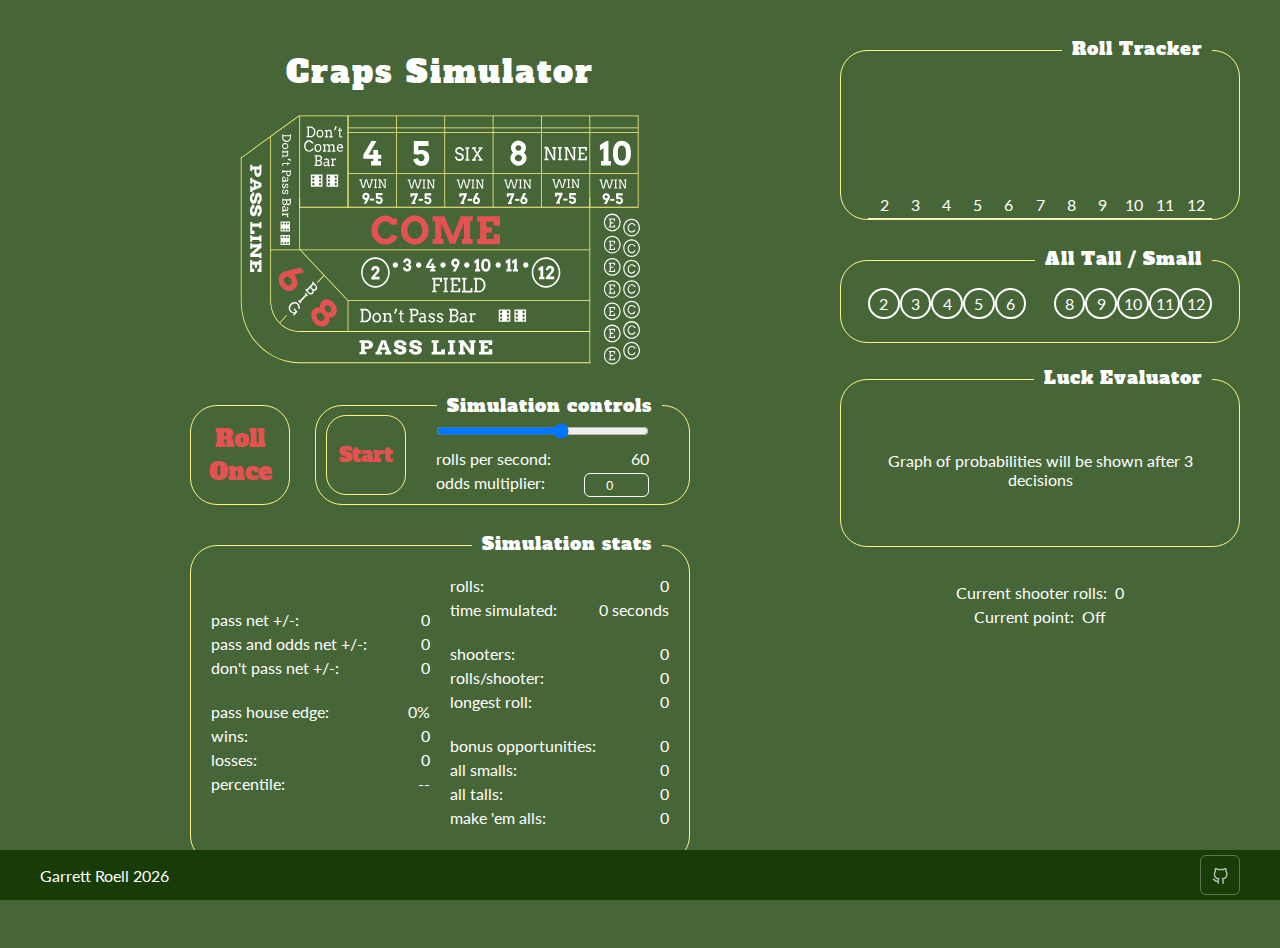
<file: public/index.html>
<!DOCTYPE html>
<html lang="en">

<head>
  <meta charset="UTF-8">
  <meta http-equiv="X-UA-Compatible" content="IE=edge">
  <meta name="viewport" content="width=device-width, initial-scale=1.0">
  <link rel="apple-touch-icon" sizes="180x180" href="./favicon/apple-touch-icon.png">
  <link rel="icon" type="image/png" sizes="32x32" href="./favicon/favicon.ico">
  <link rel="icon" type="image/png" sizes="16x16" href="./favicon/favicon-16x16.png">
  <link rel="manifest" href="./favicon/site.webmanifest">
  <link rel="mask-icon" href="./favicon/safari-pinned-tab.svg" color="#5e814d">
  <meta name="msapplication-TileColor" content="#5e814d">
  <meta name="theme-color" content="#5e814d">
  <link rel="stylesheet" href="https://fonts.googleapis.com/css?family=Alfa+Slab+One">
  <link rel="stylesheet" href="https://fonts.googleapis.com/css?family=Lato">
  <link rel="stylesheet" href="./styles.css">
  <title>Craps Simulator</title>
</head>

<script src="./js/crapsLogic.js"></script>
<script src="./js/footer.js"></script>

<style>

</style>

<body>
  <div class="container">
    <div class="content-body">

      <h1 class="main-title">Craps Simulator</h1>

      <div class="craps-table">
        <img class="craps-table-image" src="./craps_table_design.svg" alt="a crap's table design">
      </div>

      <div class="control-panel">
        <button class="roll-once-button" id="roll-once-button">Roll Once</button>
        <div class="simulation-controls">
          <p class="simulation-controls-title">Simulation controls</p>
          <div class="start-stop-button" id="start-stop-button">Start</div>
          <div class="rolls-per-second">
            <input type="range" min="1" max="100" value="60" class="rolls-per-second-slider"
              id="rolls-per-second-slider">
            <div class="simulation-stat-row">
              <p class="simulation-stat">rolls per second:</p>
              <p class="simulation-stat" id="rolls-per-second-value">60</p>
            </div>
            <div class="simulation-stat-row">
              <p class="simulation-stat">odds multiplier:</p>
              <input type="number" id="odds-multiplier" name="odds-multiplier" class="odds-multiplier" min="0" max="5"
                value="0">
            </div>
          </div>
        </div>
      </div>

      <div class="simulation-stats">
        <p class="simulation-stats-title">Simulation stats</p>
        <div class="left-stats">
          <div class="simulation-stat-row">
            <p class="simulation-stat">pass net +/-:</p>
            <p class="simulation-stat" id="pass-net-units-value">0</p>
          </div>
          <div class="simulation-stat-row">
            <p class="simulation-stat">pass and odds net +/-:</p>
            <p class="simulation-stat" id="pass-odds-net-units-value">0</p>
          </div>
          <div class="simulation-stat-row">
            <p class="simulation-stat">don't pass net +/-:</p>
            <p class="simulation-stat" id="dont-net-units-value">0</p>
          </div>

          <div class="simulation-stat-row" style="margin-top: 20px;">
            <p class="simulation-stat">pass house edge:</p>
            <p class="simulation-stat" id="house-edge-value">0%</p>
          </div>
          <div class="simulation-stat-row">
            <p class="simulation-stat">wins:</p>
            <p class="simulation-stat" id="wins-value">0</p>
          </div>
          <div class="simulation-stat-row">
            <p class="simulation-stat">losses:</p>
            <p class="simulation-stat" id="losses-value">0</p>
          </div>
          <div class="simulation-stat-row">
            <p class="simulation-stat">percentile:</p>
            <p class="simulation-stat" id="percentile-value">--</p>
          </div>
        </div>
        <div class="right-stats">
          <div class="top-right-stats">
            <div class="simulation-stat-row">
              <p class="simulation-stat">rolls:</p>
              <p class="simulation-stat" id="rolls-value">0</p>
            </div>
            <div class="simulation-stat-row">
              <p class="simulation-stat">time simulated:</p>
              <p class="simulation-stat" id="time-simulated-value">0 seconds</p>
            </div>
          </div>
          <div class="bottom-right-stats">
            <div class="simulation-stat-row">
              <p class="simulation-stat">shooters:</p>
              <p class="simulation-stat" id="shooters-value">0</p>
            </div>
            <div class="simulation-stat-row">
              <p class="simulation-stat">rolls/shooter:</p>
              <p class="simulation-stat" id="rolls-per-shooter-value">0</p>
            </div>
            <div class="simulation-stat-row">
              <p class="simulation-stat">longest roll:</p>
              <p class="simulation-stat" id="longest-roll">0</p>
            </div>
            <div class="simulation-stat-row" style="margin-top: 20px;">
              <p class="simulation-stat">bonus opportunities:</p>
              <p class="simulation-stat" id="bonus-ops">0</p>
            </div>
            <div class="simulation-stat-row">
              <p class="simulation-stat">all smalls:</p>
              <p class="simulation-stat" id="all-smalls">0</p>
            </div>
            <div class="simulation-stat-row">
              <p class="simulation-stat">all talls:</p>
              <p class="simulation-stat" id="all-talls">0</p>
            </div>
            <div class="simulation-stat-row">
              <p class="simulation-stat">make 'em alls:</p>
              <p class="simulation-stat" id="make-em-alls">0</p>
            </div>
          </div>
        </div>
      </div>

    </div>
    <!-- second column -->
    <div class="summary-column">
      <div>
        <!-- <h3 class="summary-title">Roll Tracker</h3> -->
        <div class="roll-tracker">
          <p class="simulation-stats-title">Roll Tracker</p>
          <div class="chart-column" id="roll-tracker-2" style="background-color: #e45252;">
            <p class="chart-column-label">2</p>
          </div>
          <div class="chart-column" id="roll-tracker-3" style="background-color:  #e45252;">
            <p class="chart-column-label" style="color: white;">3</p>
          </div>
          <div class="chart-column" id="roll-tracker-4" style="width: 100%;background-color: #e45252;">
            <p class="chart-column-label">4</p>
          </div>
          <div class="chart-column" id="roll-tracker-5" style="background-color:  #e45252;">
            <p class="chart-column-label" style="color: white;">5</p>
          </div>
          <div class="chart-column" id="roll-tracker-6" style="background-color:  #e45252;">
            <p class="chart-column-label">6</p>
          </div>
          <div class=" chart-column" id="roll-tracker-7" style="background-color:  #e45252;">
            <p class="chart-column-label" style="color: white;">7</p>
          </div>
          <div class="chart-column" id="roll-tracker-8" style="background-color:  #e45252;">
            <p class="chart-column-label">8</p>
          </div>
          <div class=" chart-column" id="roll-tracker-9" style="background-color:  #e45252;">
            <p class="chart-column-label" style="color: white;">9</p>
          </div>
          <div class="chart-column" id="roll-tracker-10" style="background-color:  #e45252;">
            <p class="chart-column-label">10</p>
          </div>
          <div class=" chart-column" id="roll-tracker-11" style="background-color:  #e45252;">
            <p class="chart-column-label" style="color: white;">11</p>
          </div>
          <div class="chart-column" id="roll-tracker-12" style="background-color:  #e45252;border-right-width: 1px;">
            <p class="chart-column-label">12</p>
          </div>
        </div>
        <!-- <h3 class="summary-title" style="margin: 5px;">All Tall Small</h3> -->
        <div class="all-tall-small">
          <p class="simulation-stats-title">All Tall / Small</p>
          <div class="number-circle" id="number-circle-2">2</div>
          <div class="number-circle" id="number-circle-3">3</div>
          <div class="number-circle" id="number-circle-4">4</div>
          <div class="number-circle" id="number-circle-5">5</div>
          <div class="number-circle" id="number-circle-6">6</div>
          <div class="number-circle" style="border: none;"></div>
          <div class="number-circle" id="number-circle-8">8</div>
          <div class="number-circle" id="number-circle-9">9</div>
          <div class="number-circle" id="number-circle-10">10</div>
          <div class="number-circle" id="number-circle-11">11</div>
          <div class="number-circle" id="number-circle-12">12</div>
        </div>
        <!-- <h3 class="summary-title" style="margin: 5px;">Luck Evaluator</h3> -->
        <div class="luck-evaluator-container">

          <div class="half-way-line" id="half-way-line"></div>
          <p class="simulation-stats-title">Luck Evaluator</p>
          <div class="luck-evaluator-info" id="luck-evaluator-info">
            <p id="luck-evaluator-percentile">percentile: </p>
            <p id="luck-evaluator-wins">wins: </p>
            <p id="luck-evaluator-losses">losses: </p>

          </div>
          <div class="luck-evaluator" id="luck-evaluator">
            <p class="luck-evaluator-placeholder" id="luck-evaluator-placeholder">Graph of probabilities will be shown
              after 3
              decisions
            </p>
            <div class="luck-evaluator-left" id="luck-evaluator-left"></div>
            <div class="luck-evaluator-right" id="luck-evaluator-right"></div>
          </div>
        </div>
        <div class="distribution-type-container">
          <p class="distribution-type" id="distribution-type">Binomial distribution</p>
        </div>
        <div class="simulation-stat-row" style="justify-content: center;">
          <p class="simulation-stat">Current shooter rolls: &nbsp;</p>
          <p class="simulation-stat" id="shooter-roll-length">0</p>
        </div>
        <div class="simulation-stat-row" style="justify-content: center;">
          <p class="simulation-stat">Current point: &nbsp;</p>
          <p class="simulation-stat" id="current-point">Off</p>
        </div>
        <p class="summary" id="summary"></p>
      </div>

    </div>

  </div>

  <!-- footer -->
  <div class="footer-spacer"></div>
  <div class="footer">
    <div class="footer-container">
      <a href="https://garrettroell.com" target="_blank" class="footer-link" id="footer-name"></a>
      <a href="https://github.com/garrettroell/craps" target="_blank">
        <button class="github-button">
          <!-- github svg -->
          <svg stroke="rgba(255, 255, 255, 0.70)" fill="none" stroke-width="2" viewBox="0 0 24 24"
            stroke-linecap="round" stroke-linejoin="round" height="1.25em" width="1.25em"
            xmlns="http://www.w3.org/2000/svg">
            <path
              d="M9 19c-5 1.5-5-2.5-7-3m14 6v-3.87a3.37 3.37 0 0 0-.94-2.61c3.14-.35 6.44-1.54 6.44-7A5.44 5.44 0 0 0 20 4.77 5.07 5.07 0 0 0 19.91 1S18.73.65 16 2.48a13.38 13.38 0 0 0-7 0C6.27.65 5.09 1 5.09 1A5.07 5.07 0 0 0 5 4.77a5.44 5.44 0 0 0-1.5 3.78c0 5.42 3.3 6.61 6.44 7A3.37 3.37 0 0 0 9 18.13V22">
            </path>
          </svg>
        </button>
      </a>
    </div>
  </div>


</body>

</html>
</file>
<file: public/styles.css>
body {
  background-color: #476637;
  margin: 0;
  margin-top: 50px;
  padding: 0;
  text-align: center;
}
.container {
  display: flex;
  max-width: 1200px;
  margin: auto;
  padding: 0px 20px;
}

.content-body {
  flex: 1;
}

.summary-column {
  width: min(400px, 100%);
  margin: 0px auto;
}

@media (max-width: 950px) {
  .container {
    flex-direction: column;
  }
}

.main-title {
  color: white;
  margin-top: 0px;
  font-family: "Alfa Slab One";
  letter-spacing: 2px;
  font-weight: lighter;
}

.craps-table-image {
  width: min(100%, 400px);
}

.summary-title {
  color: white;
  margin-top: 0px;
  font-family: "Alfa Slab One";
  font-size: 25px;
  letter-spacing: 2px;
  font-weight: lighter;
}

.summary {
  font-family: "Lato";
  font-size: 18px;
  color: white;
}

.control-panel {
  margin: auto;
  margin-top: 36px;

  width: min(100%, 500px);
  display: flex;
}

.roll-once-button {
  height: 100px;
  width: 100px;
  margin-right: 25px;
  border: 1px solid #fff383;
  box-sizing: border-box;
  border-radius: 27px;
  color: #e45252;
  font-family: "Alfa Slab One";
  font-size: 24px;
  align-items: center;
  display: flex;
  justify-content: center;
  align-content: center;
  flex-direction: column;
  background-color: transparent;
  cursor: pointer;
}

.roll-once-button:hover {
  background-color: #5e814d;
}

.simulation-controls {
  position: relative;
  flex: 1;
  display: flex;
  min-height: 100px;
  /* width: 140px; */
  border: 1px solid #fff383;
  box-sizing: border-box;
  border-radius: 27px;
  margin-bottom: 40px;
}

.simulation-controls-title {
  font-family: "Alfa Slab One";
  color: white;
  padding: 0px 10px;
  background-color: #476637;
  position: absolute;
  top: -13px;
  right: 27px;
  letter-spacing: 1px;
  font-size: 18px;
  margin: 0;
}

.start-stop-button {
  height: 80px;
  width: 80px;
  margin: auto 10px;
  /* margin-right: 25px; */
  border: 1px solid #fff383;
  box-sizing: border-box;
  border-radius: 20px;
  color: #e45252;
  font-family: "Alfa Slab One";
  font-size: 20px;
  align-items: center;
  display: flex;
  justify-content: center;
  align-content: center;
  flex-direction: column;
  background-color: transparent;
  cursor: pointer;
}

.start-stop-button:hover {
  background-color: #5e814d;
}

.rolls-per-second {
  flex: 1;
  margin: 10px 40px 0px 20px;
  display: flex;
  flex-direction: column;
  justify-content: center;
  /* background-color: salmon; */
}

.rolls-per-second-slider {
  background-color: grey;
  width: 100%;
  margin: 0;
  margin-bottom: 10px;
}

.time-per-roll-value {
  font-family: "Lato";
  color: white;
}

@media (max-width: 600px) {
  .control-panel {
    flex-direction: column;
  }
  .roll-once-button {
    min-height: 50px;
    width: 100%;
    margin-bottom: 40px;
    margin: 0px auto 40px auto;
    /* border-radius: 15px; */
  }
}

.simulation-stats {
  position: relative;
  display: flex;
  width: min(100%, 500px);
  padding: 10px 0px;
  /* height: 225px; */
  margin: 0px auto 40px auto;
  border: 1px solid #fff383;
  box-sizing: border-box;
  border-radius: 27px;
}

.simulation-stats-title {
  position: absolute;
  font-family: "Alfa Slab One";
  color: white;
  padding: 0px 10px;
  background-color: #476637;
  top: -15px;
  right: 27px;
  letter-spacing: 1px;
  font-size: 18px;
  margin: 0px;
}

.left-stats {
  width: 100%;
  /* height: 100%; */

  margin: auto 20px;
  /* padding: 20px; */
}

.right-stats {
  width: 100%;
  margin: 20px;
  margin-left: 0px;
  display: flex;
  flex-direction: column;
  justify-content: space-between;
}

.top-right-stats {
  margin-bottom: 20px;
}

.simulation-stat-row {
  display: flex;
  justify-content: space-between;
}

.simulation-stat {
  color: white;
  font-family: "Lato";
  font-size: 16px;
  text-align: left;
  margin-top: 0px;
  margin-bottom: 5px;
}

.roll-tracker {
  width: 100%;
  height: 170px;
  display: flex;
  align-items: flex-end;
  margin-bottom: 40px;
  padding: 15px 27px 0px 27px;
  border: 1px solid #fff383;
  box-sizing: border-box;
  border-radius: 27px;
  position: relative;
}

.chart-column {
  width: 100%;
  height: 0%;
  line-height: (2 * height - font-size)-1px;
  margin-top: 50%;
  position: relative;
  border-style: solid;
  border-color: white;
  border-width: 1px;
  border-right-width: 0px;
  border-bottom-width: 0px;
  /* border-top-color: #fff383; */
}

.chart-column-label {
  position: absolute;
  bottom: 5px;
  margin: 0 auto;
  text-align: center;
  width: 100%;
  font-family: "Lato";
  color: white;
}

.odds-multiplier {
  background-color: transparent;
  border-style: solid;
  border-radius: 6px;
  border-color: white;
  border-width: 1px;
  color: white;
  /* padding: auto; */
  padding-left: 21px;
}

.all-tall-small {
  width: 100%;
  height: 83px;
  display: flex;
  margin-bottom: 36px;
  padding: 27px 27px;
  border: 1px solid #fff383;
  box-sizing: border-box;
  border-radius: 27px;
  position: relative;
}

.number-circle {
  border-radius: 50%;
  width: 100%;
  height: 100%;
  border: 2px solid white;
  color: white;
  text-align: center;
  margin: auto;
  font-family: "Lato";
  display: flex;
  flex-direction: column;
  justify-content: center;

  /* align-items: center; */

  /* font: 32px Arial, sans-serif; */
}

.luck-evaluator-container {
  border: 1px solid #fff383;
  box-sizing: border-box;
  border-radius: 27px;
  position: relative;
  padding: 15px 27px 1px 27px;
  margin-bottom: 0px;
  /* z-index: 4; */
}

.luck-evaluator {
  position: relative;
  width: 100%;
  height: 150px;
  display: flex;
  align-items: flex-end;
  /* margin-bottom: 20px; */
  list-style: none;
}

.luck-evaluator-placeholder {
  color: white;
  font-family: "Lato";
  font-size: 16px;
  text-align: center;
  margin: auto;
}

.half-way-line {
  position: absolute;
  z-index: 2;
  top: 15px;
  bottom: 0;
  left: 50%;
  border-left: 2px solid black;
  pointer-events: none;
  display: none;
}

.luck-evaluator-info {
  color: white;
  font-family: "Lato";
  font-size: 14px;
  height: 50px;
  width: 150px;
  position: absolute;
  text-align: left;
  display: none;
}

.luck-evaluator-info p {
  margin: 2px;
}

.luck-evaluator-left {
  width: 100%;
  height: 100%;
  display: none;
  align-items: flex-end;
  list-style: none;
}

.luck-evaluator-right {
  width: 100%;
  height: 100%;
  display: none;
  align-items: flex-end;
  list-style: none;
}
.distribution-type-container {
  height: 36px;
}
.distribution-type {
  color: white;
  font-family: "Lato";
  font-size: 14px;
  text-align: right;
  margin-top: 5px;
  margin-bottom: 16px;
  margin-right: 27px;
  display: none;
}


.footer-spacer{
  height: 45px;
}

.footer{
  position: fixed;
  bottom: 0px;
  left: 0px;
  height: 50px;
  width: 100vw;
  background-color: #173c05;
}

.footer-container {
  display: flex;
  flex-direction: row;
  justify-content: space-between;
  align-items: center;
  height: 100%;
  /* max-width: 1000px; */
  margin: auto;
  padding: 0px 40px;
}

.footer-link {
  color: white;
  margin-top: 0px;
  font-family: "Lato";
  font-size: 16px;
  text-decoration: none;
}

.footer-link:visited {
  color: white;
}

.footer-link:hover {
  color: #fff383;
}

.github-button {
  height: 40px;
  width: 40px;
  border: 1px solid rgba(255, 255, 255, 0.30);
  background: transparent;
  border-radius: 6px;
  padding-top: 7px;
  cursor: pointer;
  transition: 100ms;
}

.github-button:hover {
  background-color: rgba(255, 255, 255, 0.15);
}
</file>
